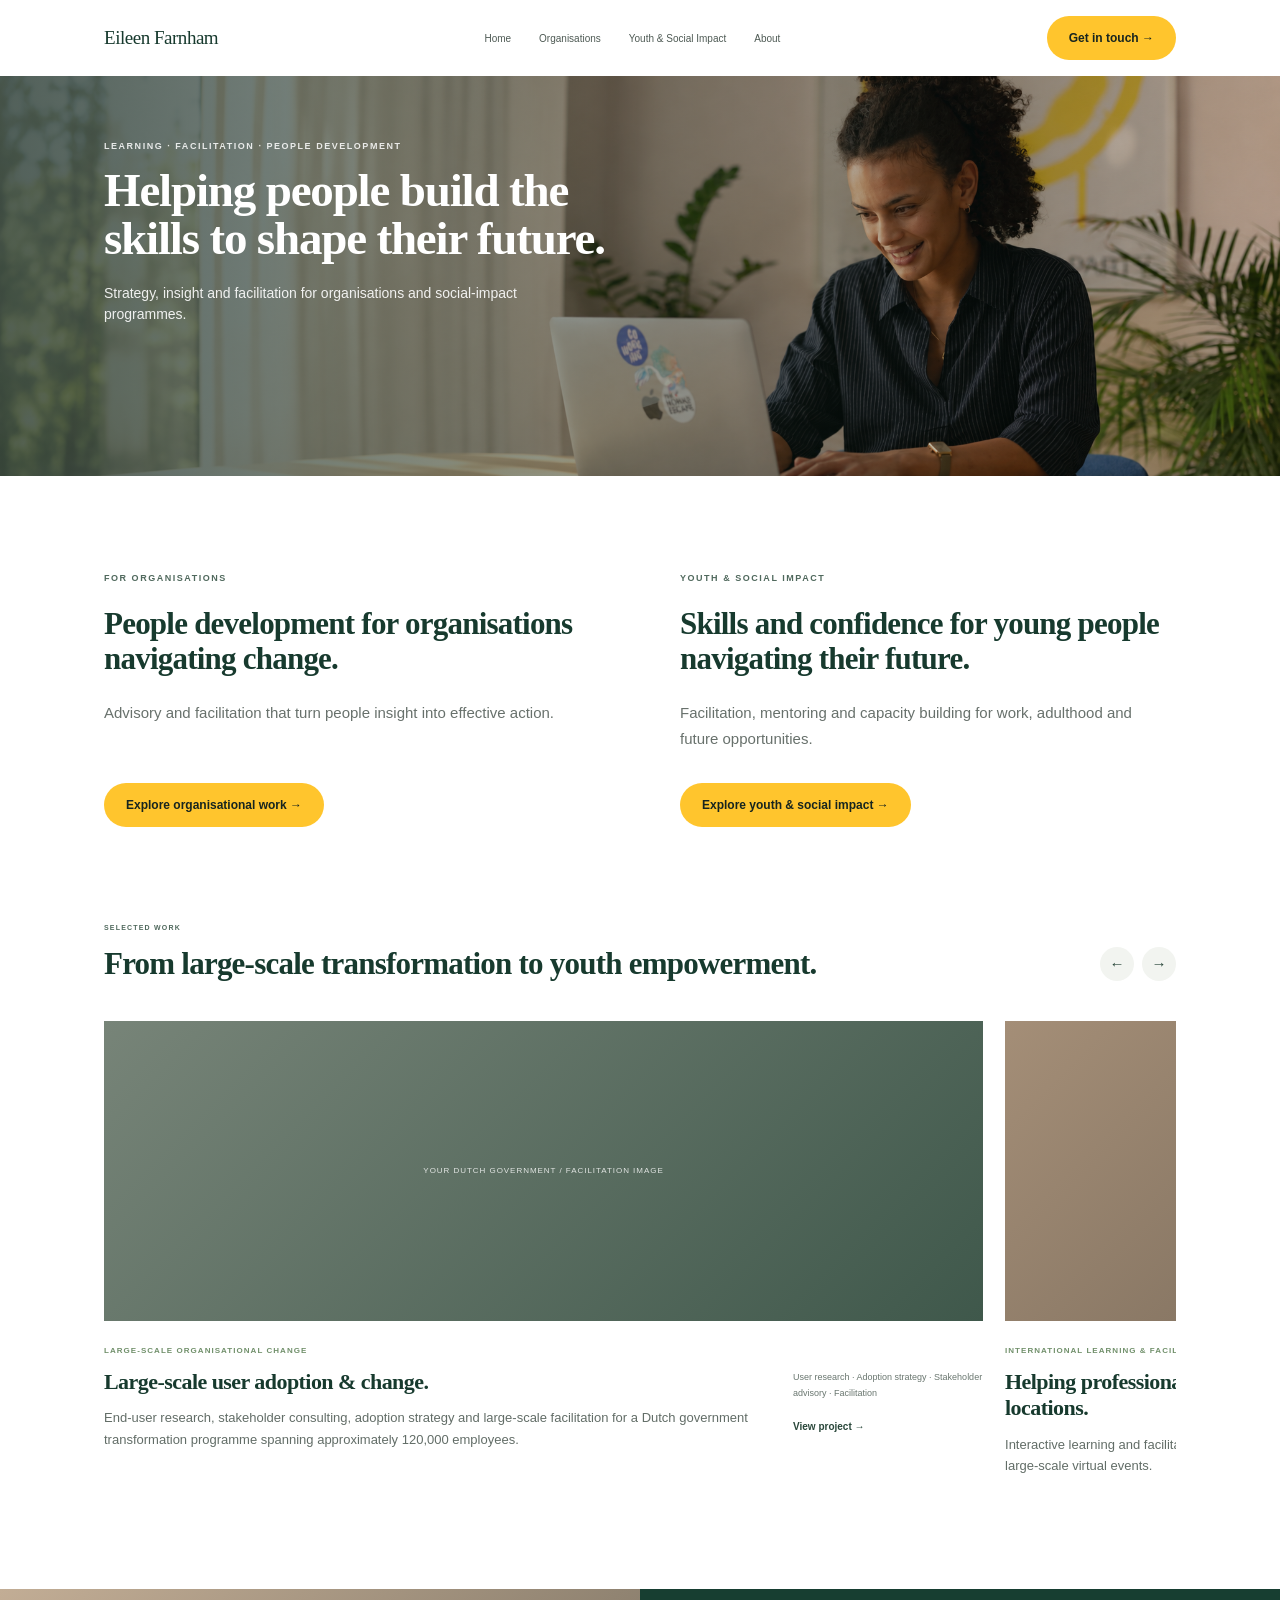
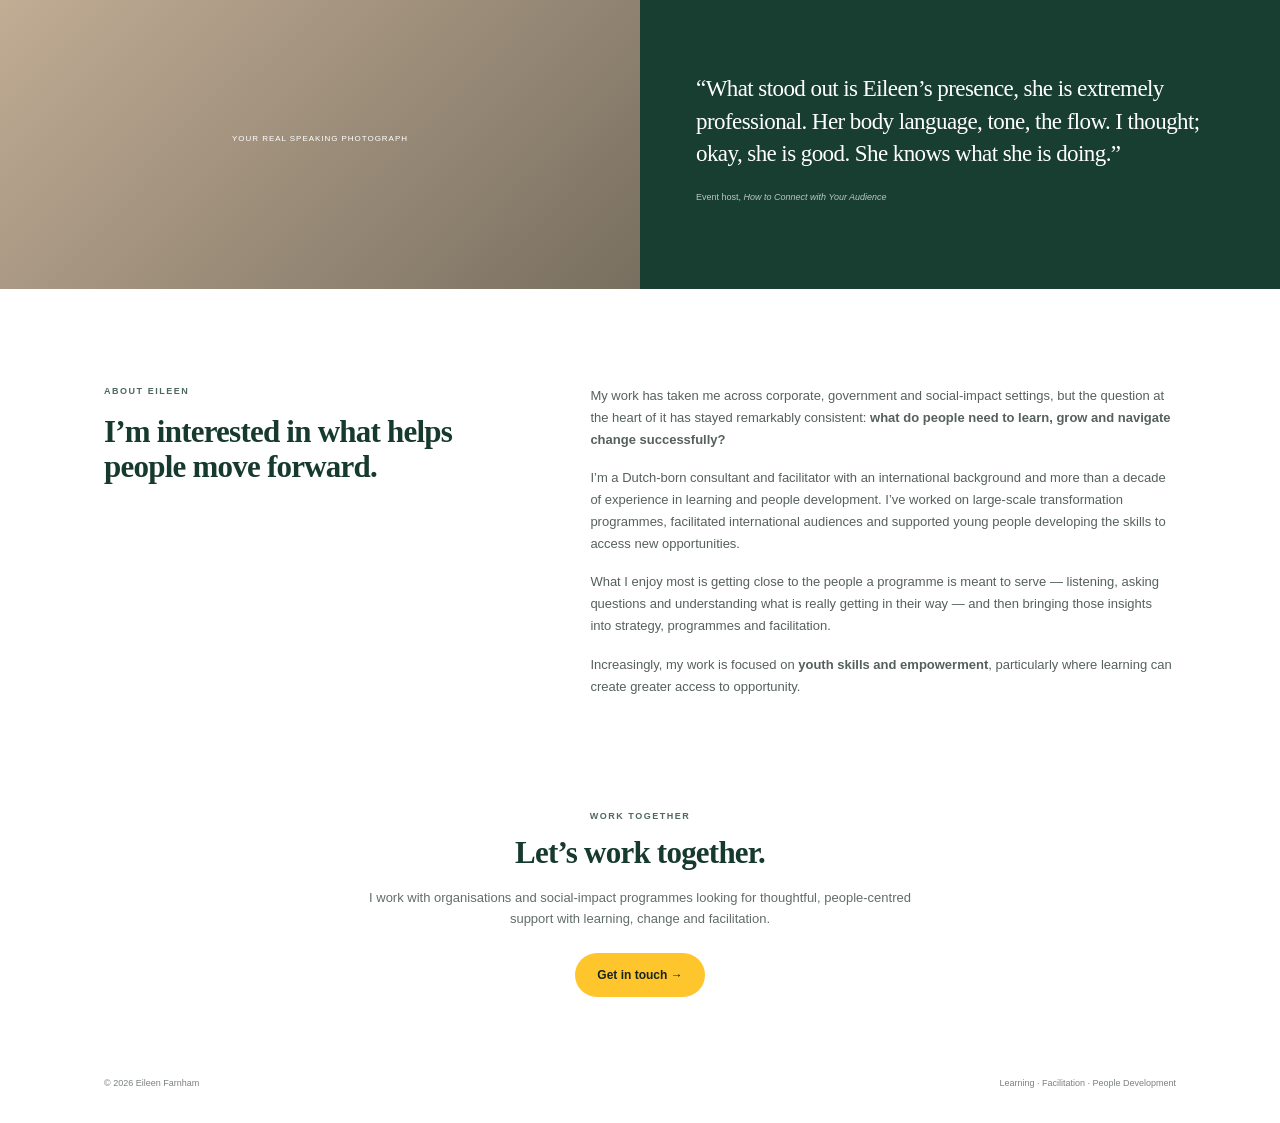
<file: index.html>
<!doctype html>
<html lang="en">
<head>
  <meta charset="utf-8">
  <meta name="viewport" content="width=device-width, initial-scale=1">
  <meta name="description" content="Eileen Farnham — consultant and facilitator working across learning, change, people development and social impact.">
  <title>Eileen Farnham — Learning, Facilitation & People Development</title>
  <link rel="stylesheet" href="styles.css">
</head>

<body>

<header class="wrap">
  <div class="serif" style="font-size:19px">Eileen Farnham</div>

  <nav>
    <a href="#home">Home</a>
    <a href="organisations.html">Organisations</a>
    <a href="#youth">Youth &amp; Social Impact</a>
    <a href="#about">About</a>
  </nav>

  <a class="yellow" href="#contact">Get in touch →</a>
</header>


<section id="home" class="hero">
  <div class="wrap hero-inner">
    <div class="hero-copy">

      <div class="eye" style="color:rgba(255,255,255,.85)">
        Learning · Facilitation · People Development
      </div>

      <h1 class="serif">
        Helping people build the skills to shape their future.
      </h1>

      <p>
        Strategy, insight and facilitation for organisations and
        social-impact programmes.
      </p>

    </div>
  </div>
</section>


<section class="wrap pathways">

  <article id="org" class="path">

    <div class="eye">For organisations</div>

    <h2 class="serif path-title">
      People development for organisations navigating change.
    </h2>

    <p class="path-copy">
      Advisory and facilitation that turn people insight into effective action.
    </p>

    <a class="yellow" href="organisations.html">
      Explore organisational work →
    </a>

  </article>


  <article id="youth" class="path">

    <div class="eye">Youth &amp; Social Impact</div>

    <h2 class="serif path-title">
      Skills and confidence for young people navigating their future.
    </h2>

    <p class="path-copy">
      Facilitation, mentoring and capacity building for work,
      adulthood and future opportunities.
    </p>

    <a class="yellow" href="#work">
      Explore youth &amp; social impact →
    </a>

  </article>

</section>


<section id="work" class="wrap work">

  <div class="work-head">

    <div>

      <div class="eye" style="font-size:7px">
        Selected work
      </div>

      <h2 class="serif section-title">
        From large-scale transformation to youth empowerment.
      </h2>

    </div>

    <div class="arrows">
      <button class="arrow" onclick="move(-1)" aria-label="Previous project">
        ←
      </button>

      <button class="arrow" onclick="move(1)" aria-label="Next project">
        →
      </button>
    </div>

  </div>


  <div class="carousel-window">

    <div id="track" class="carousel-track">


      <article class="project-card">

        <div class="project-image img1">
          Your Dutch government / facilitation image
        </div>

        <div class="project-info">

          <div>

            <div class="meta">
              Large-scale organisational change
            </div>

            <h3 class="serif">
              Large-scale user adoption &amp; change.
            </h3>

            <p>
              End-user research, stakeholder consulting, adoption strategy
              and large-scale facilitation for a Dutch government
              transformation programme spanning approximately
              120,000 employees.
            </p>

          </div>

          <div class="skills">

            <p>
              User research · Adoption strategy · Stakeholder advisory · Facilitation
            </p>

            <a class="view" href="#">
              View project →
            </a>

          </div>

        </div>

      </article>


      <article class="project-card">

        <div class="project-image img2">
          Your real speaking / facilitation image
        </div>

        <div class="project-info">

          <div>

            <div class="meta">
              International learning &amp; facilitation
            </div>

            <h3 class="serif">
              Helping professionals communicate, collaborate and learn across locations.
            </h3>

            <p>
              Interactive learning and facilitation for international
              audiences, from small-group behavioural skills sessions
              to large-scale virtual events.
            </p>

          </div>

          <div class="skills">

            <p>
              Communication · Collaboration · Train-the-trainer · International facilitation
            </p>

            <a class="view" href="#">
              View project →
            </a>

          </div>

        </div>

      </article>


      <article class="project-card">

        <div class="project-image img3">
          Your Na’amal / youth impact image
        </div>

        <div class="project-info">

          <div>

            <div class="meta">
              Youth &amp; social impact
            </div>

            <h3 class="serif">
              Skills development with refugee youth.
            </h3>

            <p>
              Soft-skills and remote-work development with Na’amal
              participants in Ethiopia, combining practical learning,
              communication skills and mentoring.
            </p>

          </div>

          <div class="skills">

            <p>
              Youth skills · Mentoring · Remote work · Communication
            </p>

            <a class="view" href="#">
              View project →
            </a>

          </div>

        </div>

      </article>

    </div>

  </div>


  <div class="mobile-controls">

    <button class="arrow" onclick="move(-1)" aria-label="Previous project">
      ←
    </button>

    <button class="arrow" onclick="move(1)" aria-label="Next project">
      →
    </button>

  </div>

</section>


<section class="quote">

  <div class="quote-photo">
    Your real speaking photograph
  </div>

  <div class="quote-copy">

    <blockquote class="serif">
      “What stood out is Eileen’s presence, she is extremely professional.
      Her body language, tone, the flow. I thought; okay, she is good.
      She knows what she is doing.”
    </blockquote>

    <small>
      Event host, <em>How to Connect with Your Audience</em>
    </small>

  </div>

</section>


<section id="about" class="wrap about">

  <div>

    <div class="eye">
      About Eileen
    </div>

    <h2 class="serif section-title">
      I’m interested in what helps people move forward.
    </h2>

  </div>


  <div class="about-copy">

    <p>
      My work has taken me across corporate, government and social-impact
      settings, but the question at the heart of it has stayed remarkably
      consistent:
      <strong>
        what do people need to learn, grow and navigate change successfully?
      </strong>
    </p>

    <p>
      I’m a Dutch-born consultant and facilitator with an international
      background and more than a decade of experience in learning and people
      development. I’ve worked on large-scale transformation programmes,
      facilitated international audiences and supported young people
      developing the skills to access new opportunities.
    </p>

    <p>
      What I enjoy most is getting close to the people a programme is meant
      to serve — listening, asking questions and understanding what is really
      getting in their way — and then bringing those insights into strategy,
      programmes and facilitation.
    </p>

    <p>
      Increasingly, my work is focused on
      <strong>youth skills and empowerment</strong>,
      particularly where learning can create greater access to opportunity.
    </p>

  </div>

</section>


<section id="contact" class="wrap contact">

  <div class="eye">
    Work together
  </div>

  <h2 class="serif section-title">
    Let’s work together.
  </h2>

  <p>
    I work with organisations and social-impact programmes looking for
    thoughtful, people-centred support with learning, change and facilitation.
  </p>

  <a class="yellow" role="link" aria-disabled="true" title="Contact form coming soon">
    Get in touch →
  </a>

</section>


<footer class="wrap">

  <span>
    © 2026 Eileen Farnham
  </span>

  <span>
    Learning · Facilitation · People Development
  </span>

</footer>


<script>

let index = 0;

function move(dir) {

  const track = document.getElementById('track');
  const cards = track.children;

  index = Math.max(
    0,
    Math.min(cards.length - 1, index + dir)
  );

  const width =
    cards[0].getBoundingClientRect().width + 22;

  track.style.transform =
    'translateX(-' + (index * width) + 'px)';
}

</script>

</body>
</html>
</file>
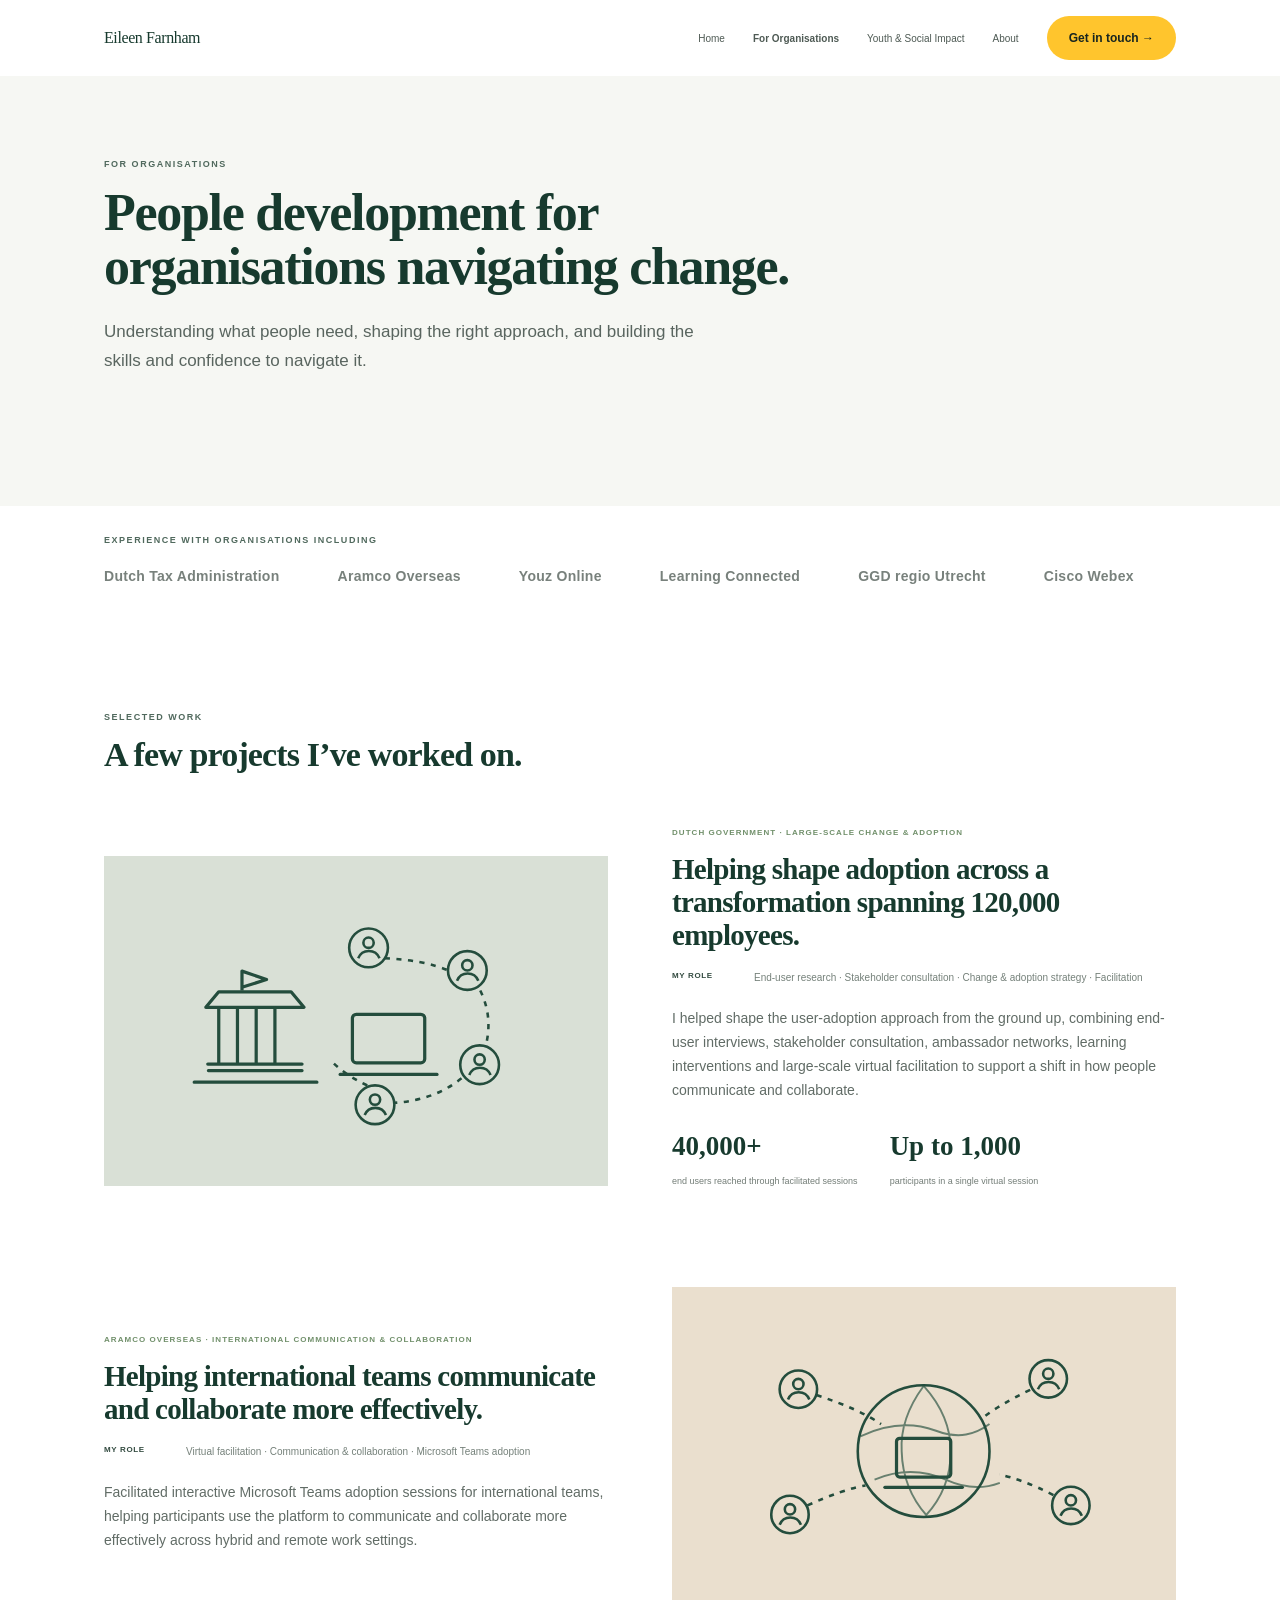
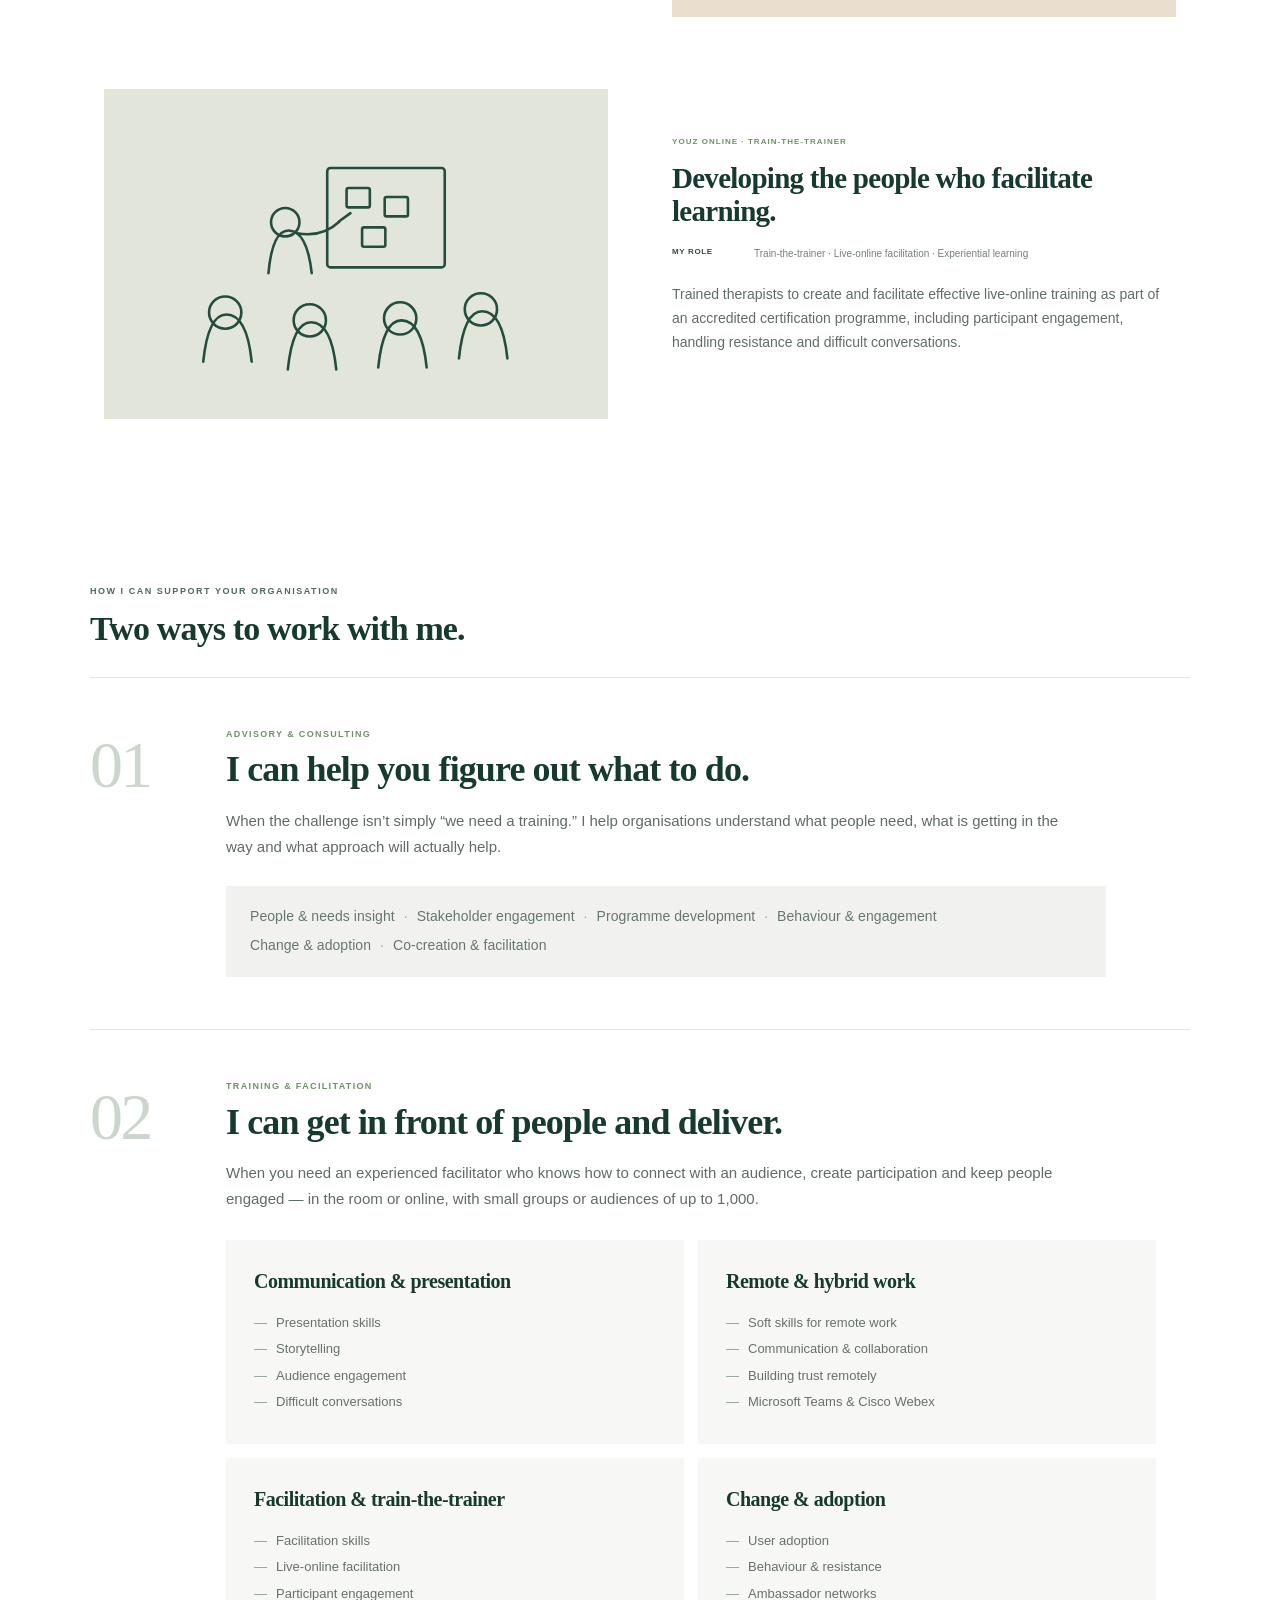
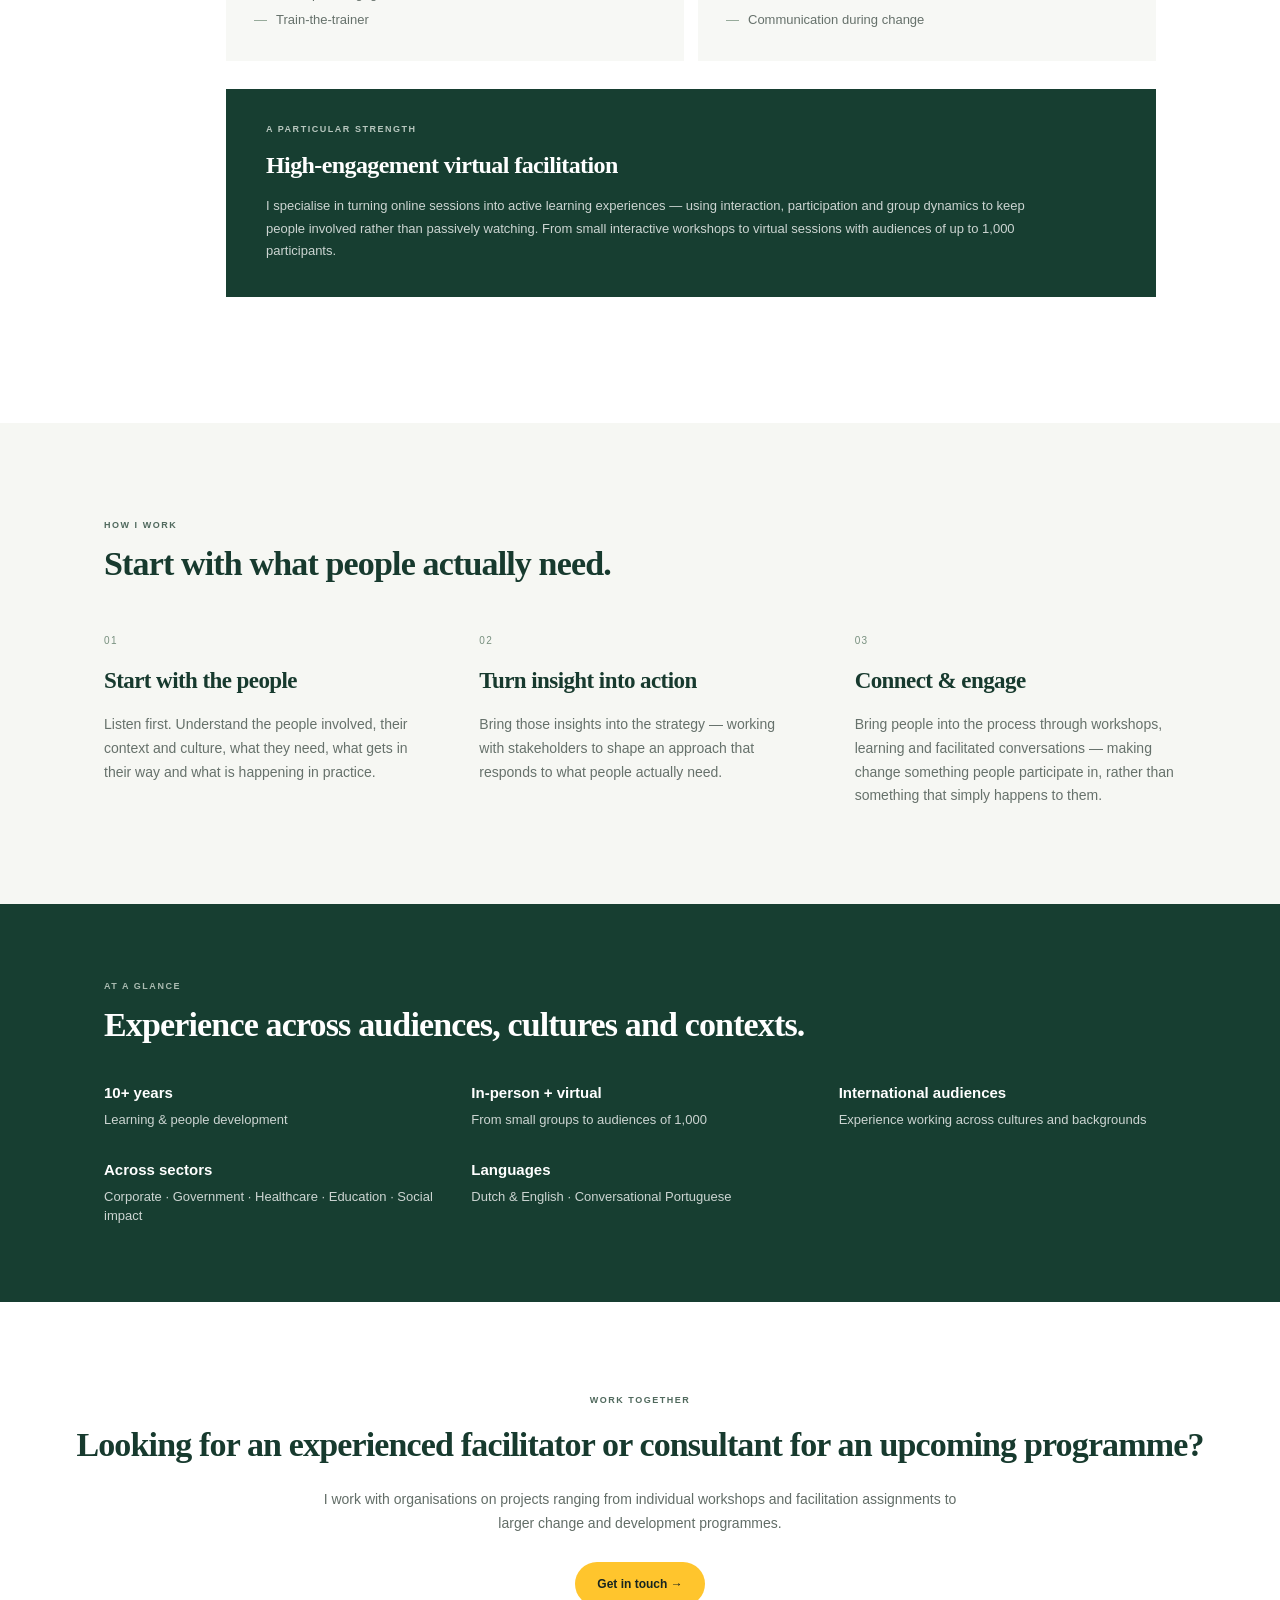
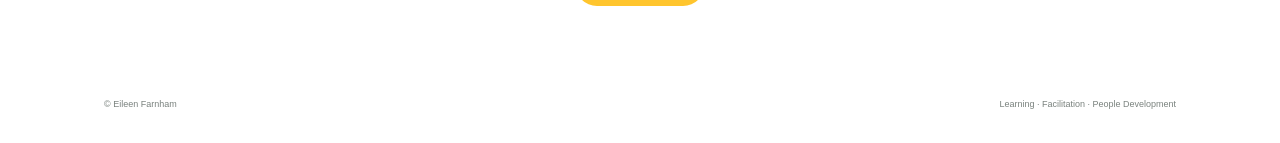
<file: organisations.html>
<!doctype html>
<html lang="en">
<head>
<meta charset="utf-8">
<meta name="viewport" content="width=device-width, initial-scale=1">
<title>For Organisations — Eileen Farnham</title>
<meta name="description" content="People development for organisations navigating change. Advisory, consulting, training and facilitation with Eileen Farnham.">
<link rel="stylesheet" href="organisations.css">
</head>
<body>
<div class="wrap">
<header>
  <a href="index.html" class="serif" style="font-size:16px">Eileen Farnham</a>
  <nav aria-label="Main navigation">
    <a href="index.html">Home</a><a href="organisations.html" aria-current="page"><strong>For Organisations</strong></a><a href="index.html#youth">Youth &amp; Social Impact</a><a href="index.html#about">About</a>
    <a class="yellow" href="#contact">Get in touch →</a>
  </nav>

  <details class="mobile-navigation">
    <summary>Menu</summary>
    <nav aria-label="Mobile navigation">
      <a href="index.html">Home</a>
      <a href="organisations.html" aria-current="page">For Organisations</a>
      <a href="index.html#youth">Youth &amp; Social Impact</a>
      <a href="index.html#about">About</a>
      <a class="yellow" href="#contact">Get in touch →</a>
    </nav>
  </details>
</header>
</div>

<section class="hero">
<div class="wrap hero-grid">
  <div class="hero-copy">
    <div class="eye">FOR ORGANISATIONS</div>
    <h1 class="serif">People development for organisations navigating change.</h1>
    <p class="lead">Understanding what people need, shaping the right approach, and building the skills and confidence to navigate it.</p>
  </div>
</div>
</section>

<section class="logos">
<div class="wrap">
  <div class="eye">EXPERIENCE WITH ORGANISATIONS INCLUDING</div>
  <div class="logo-marquee" aria-label="Experience with organisations including"><div class="logo-track"><div class="logo-set">
      <span class="logo-item">Dutch Tax Administration</span>
      <span class="logo-item">Aramco Overseas</span>
      <span class="logo-item">Youz Online</span>
      <span class="logo-item">Learning Connected</span>
      <span class="logo-item">GGD regio Utrecht</span>
      <span class="logo-item">Cisco Webex</span>
      </div>
      <div class="logo-set duplicate" aria-hidden="true">
      <span class="logo-item">Dutch Tax Administration</span>
      <span class="logo-item">Aramco Overseas</span>
      <span class="logo-item">Youz Online</span>
      <span class="logo-item">Learning Connected</span>
      <span class="logo-item">GGD regio Utrecht</span>
      <span class="logo-item">Cisco Webex</span>
      </div></div></div>
</div>
</section>

<section class="projects">
<div class="wrap">
  <div class="section-head">
    <div class="eye">SELECTED WORK</div>
    <h2 class="serif section-title">A few projects I’ve worked on.</h2>
  </div>

  <article class="project flagship">
    <div class="project-visual project-icon gov-icon">
<svg viewBox="0 0 640 430" role="img" aria-label="Government change and adoption network illustration">
  <path d="M70 310h190M92 292h145M108 170h112l20 24H88zM108 194v88M137 194v88M166 194v88M195 194v88M91 282h146"
        fill="none" stroke="currentColor" stroke-width="5" stroke-linecap="round" stroke-linejoin="round"/>
  <path d="M144 168v-30l38 13-38 12" fill="none" stroke="currentColor" stroke-width="5" stroke-linejoin="round"/>
  <rect x="315" y="205" width="112" height="75" rx="6" fill="none" stroke="currentColor" stroke-width="5"/>
  <path d="M296 298h150" fill="none" stroke="currentColor" stroke-width="5" stroke-linecap="round"/>
  <g fill="none" stroke="currentColor" stroke-width="4">
    <circle cx="340" cy="102" r="30"/><circle cx="493" cy="137" r="30"/><circle cx="512" cy="283" r="30"/><circle cx="350" cy="345" r="30"/>
    <circle cx="340" cy="94" r="8"/><path d="M324 118c6-15 27-15 33 0"/>
    <circle cx="493" cy="129" r="8"/><path d="M477 153c6-15 27-15 33 0"/>
    <circle cx="512" cy="275" r="8"/><path d="M496 299c6-15 27-15 33 0"/>
    <circle cx="350" cy="337" r="8"/><path d="M334 361c6-15 27-15 33 0"/>
    <path d="M365 118c39 2 74 8 101 20M513 168c13 27 16 54 9 84M484 304c-30 24-64 35-103 38M338 315c-22-10-40-22-57-39"
          stroke-dasharray="8 10"/>
  </g>
</svg></div>
    <div class="project-copy">
      <div class="category">DUTCH GOVERNMENT · LARGE-SCALE CHANGE &amp; ADOPTION</div>
      <h3 class="serif">Helping shape adoption across a transformation spanning 120,000 employees.</h3>
      <div class="case-line"><strong>My role</strong><span>End-user research · Stakeholder consultation · Change &amp; adoption strategy · Facilitation</span></div>
      <p>I helped shape the user-adoption approach from the ground up, combining end-user interviews, stakeholder consultation, ambassador networks, learning interventions and large-scale virtual facilitation to support a shift in how people communicate and collaborate.</p>
      <div class="stats"><div class="stat"><strong>40,000+</strong><span>end users reached through facilitated sessions</span></div><div class="stat"><strong>Up to 1,000</strong><span>participants in a single virtual session</span></div></div>
    </div>
  </article>

  <article class="project">
    <div class="project-visual project-icon aramco-icon">
<svg viewBox="0 0 640 430" role="img" aria-label="International communication and collaboration illustration">
  <circle cx="320" cy="214" r="102" fill="none" stroke="currentColor" stroke-width="4"/>
  <path d="M222 191c45-21 83-21 116-9 37 14 62 6 84-10M244 258c41-17 79-14 112 1 31 14 58 13 82 4M320 113c-25 34-36 67-34 101 1 39 14 72 39 100M320 113c28 31 42 65 42 101 0 39-13 72-39 100"
        fill="none" stroke="currentColor" stroke-width="3" opacity=".65"/>
  <g fill="none" stroke="currentColor" stroke-width="4">
    <circle cx="126" cy="118" r="29"/><circle cx="513" cy="102" r="29"/><circle cx="548" cy="298" r="29"/><circle cx="113" cy="312" r="29"/>
    <circle cx="126" cy="110" r="8"/><path d="M110 134c6-15 27-15 33 0"/>
    <circle cx="513" cy="94" r="8"/><path d="M497 118c6-15 27-15 33 0"/>
    <circle cx="548" cy="290" r="8"/><path d="M532 314c6-15 27-15 33 0"/>
    <circle cx="113" cy="304" r="8"/><path d="M97 328c6-15 27-15 33 0"/>
    <path d="M154 127c42 14 75 28 100 45M485 119c-31 15-55 29-73 43M521 282c-33-17-61-27-84-32M140 298c38-17 67-27 90-31"
          stroke-dasharray="8 10"/>
  </g>
  <rect x="278" y="194" width="84" height="60" rx="5" fill="none" stroke="currentColor" stroke-width="5"/>
  <path d="M260 270h120" fill="none" stroke="currentColor" stroke-width="5" stroke-linecap="round"/>
</svg></div>
    <div class="project-copy">
      <div class="category">ARAMCO OVERSEAS · INTERNATIONAL COMMUNICATION &amp; COLLABORATION</div>
      <h3 class="serif">Helping international teams communicate and collaborate more effectively.</h3>
      <div class="case-line"><strong>My role</strong><span>Virtual facilitation · Communication &amp; collaboration · Microsoft Teams adoption</span></div>
      <p>Facilitated interactive Microsoft Teams adoption sessions for international teams, helping participants use the platform to communicate and collaborate more effectively across hybrid and remote work settings.</p>
    </div>
  </article>

  <article class="project">
    <div class="project-visual project-icon youz-icon">
<svg viewBox="0 0 640 430" role="img" aria-label="Train-the-trainer facilitation illustration">
  <g fill="none" stroke="currentColor" stroke-width="4" stroke-linecap="round" stroke-linejoin="round">
    <rect x="276" y="82" width="182" height="154" rx="5"/>
    <rect x="306" y="113" width="36" height="30" rx="3"/><rect x="365" y="127" width="36" height="30" rx="3"/><rect x="330" y="174" width="36" height="30" rx="3"/>
    <circle cx="211" cy="166" r="22"/><path d="M185 245c4-44 14-66 31-66 18 0 31 22 36 66"/>
    <path d="M229 183c26 5 48-1 66-18M294 165l18-13"/>
    <circle cx="118" cy="306" r="25"/><path d="M84 382c5-49 17-73 36-73 20 0 34 24 39 73"/>
    <circle cx="249" cy="318" r="25"/><path d="M215 394c5-49 17-73 36-73 20 0 34 24 39 73"/>
    <circle cx="389" cy="315" r="25"/><path d="M355 391c5-49 17-73 36-73 20 0 34 24 39 73"/>
    <circle cx="514" cy="301" r="25"/><path d="M480 377c5-49 17-73 36-73 20 0 34 24 39 73"/>
  </g>
</svg></div>
    <div class="project-copy">
      <div class="category">YOUZ ONLINE · TRAIN-THE-TRAINER</div>
      <h3 class="serif">Developing the people who facilitate learning.</h3>
      <div class="case-line"><strong>My role</strong><span>Train-the-trainer · Live-online facilitation · Experiential learning</span></div>
      <p>Trained therapists to create and facilitate effective live-online training as part of an accredited certification programme, including participant engagement, handling resistance and difficult conversations.</p>
    </div>
  </article>
</div>
</section>



<section class="section hire-ways">
<div class="wrap">
  <div class="section-head">
    <div class="eye">HOW I CAN SUPPORT YOUR ORGANISATION</div>
    <h2 class="serif section-title">Two ways to work with me.</h2>
  </div>

  <div class="advisory-block">
    <div class="pillar-number">01</div>
    <div class="pillar-content">
      <div class="pillar-label">ADVISORY &amp; CONSULTING</div>
      <h2 class="serif pillar-title">I can help you figure out what to do.</h2>
      <p class="pillar-lead">When the challenge isn’t simply “we need a training.” I help organisations understand what people need, what is getting in the way and what approach will actually help.</p>
      <div class="pillar-topics editorial-topics">
        <div>People &amp; needs insight <i>·</i> Stakeholder engagement <i>·</i> Programme development <i>·</i> Behaviour &amp; engagement</div>
        <div>Change &amp; adoption <i>·</i> Co-creation &amp; facilitation</div>
      </div>
    </div>
  </div>

  <div class="delivery-block">
    <div class="pillar-number">02</div>
    <div class="pillar-content">
      <div class="pillar-label">TRAINING &amp; FACILITATION</div>
      <h2 class="serif pillar-title">I can get in front of people and deliver.</h2>
      <p class="pillar-lead">When you need an experienced facilitator who knows how to connect with an audience, create participation and keep people engaged — in the room or online, with small groups or audiences of up to 1,000.</p>

      <div class="topic-grid">
        <div class="topic">
          <h3 class="serif">Communication &amp; presentation</h3>
          <ul><li>Presentation skills</li><li>Storytelling</li><li>Audience engagement</li><li>Difficult conversations</li></ul>
        </div>
        <div class="topic">
          <h3 class="serif">Remote &amp; hybrid work</h3>
          <ul><li>Soft skills for remote work</li><li>Communication &amp; collaboration</li><li>Building trust remotely</li><li>Microsoft Teams &amp; Cisco Webex</li></ul>
        </div>
        <div class="topic">
          <h3 class="serif">Facilitation &amp; train-the-trainer</h3>
          <ul><li>Facilitation skills</li><li>Live-online facilitation</li><li>Participant engagement</li><li>Train-the-trainer</li></ul>
        </div>
        <div class="topic">
          <h3 class="serif">Change &amp; adoption</h3>
          <ul><li>User adoption</li><li>Behaviour &amp; resistance</li><li>Ambassador networks</li><li>Communication during change</li></ul>
        </div>
      </div>

      <div class="virtual-callout">
        <div class="eye" style="color:#b8c7bf">A PARTICULAR STRENGTH</div>
        <h3 class="serif">High-engagement virtual facilitation</h3>
        <p>I specialise in turning online sessions into active learning experiences — using interaction, participation and group dynamics to keep people involved rather than passively watching. From small interactive workshops to virtual sessions with audiences of up to 1,000 participants.</p>
      </div>
    </div>
  </div>
</div>
</section>

<section class="section how">
<div class="wrap">
  <div class="section-head">
    <div class="eye">HOW I WORK</div>
    <h2 class="serif section-title">Start with what people actually need.</h2>
  </div>
  <div class="how-grid">
    <div class="step"><div class="num">01</div><h3 class="serif">Start with the people</h3><p>Listen first. Understand the people involved, their context and culture, what they need, what gets in their way and what is happening in practice.</p></div>
    <div class="step"><div class="num">02</div><h3 class="serif">Turn insight into action</h3><p>Bring those insights into the strategy — working with stakeholders to shape an approach that responds to what people actually need.</p></div>
    <div class="step"><div class="num">03</div><h3 class="serif">Connect &amp; engage</h3><p>Bring people into the process through workshops, learning and facilitated conversations — making change something people participate in, rather than something that simply happens to them.</p></div>
  </div>
</div>
</section>



<section class="glance">
<div class="wrap">
  <div class="eye" style="color:#aabbb1">AT A GLANCE</div>
  <h2 class="serif section-title">Experience across audiences, cultures and contexts.</h2>
  <div class="glance-grid">
    <div class="glance-item"><strong>10+ years</strong>Learning &amp; people development</div>
    <div class="glance-item"><strong>In-person + virtual</strong>From small groups to audiences of 1,000</div>
    <div class="glance-item"><strong>International audiences</strong>Experience working across cultures and backgrounds</div>
    <div class="glance-item"><strong>Across sectors</strong>Corporate · Government · Healthcare · Education · Social impact</div>
    <div class="glance-item"><strong>Languages</strong>Dutch &amp; English · Conversational Portuguese</div>
  </div>
</div>
</section>

<section id="contact" class="contact">
  <div class="eye">WORK TOGETHER</div>
  <h2 class="serif">Looking for an experienced facilitator or consultant for an upcoming programme?</h2>
  <p>I work with organisations on projects ranging from individual workshops and facilitation assignments to larger change and development programmes.</p>
  <a class="yellow" role="link" aria-disabled="true" title="Contact form coming soon">Get in touch →</a>
</section>

<div class="wrap"><footer><span>© Eileen Farnham</span><span>Learning · Facilitation · People Development</span></footer></div>
</body>
</html>
</file>
<file: styles.css>
* {
  box-sizing: border-box;
}

html {
  scroll-behavior: smooth;
}

body {
  margin: 0;
  background: #fff;
  color: #26372f;
  font-family: -apple-system, BlinkMacSystemFont, "Segoe UI", sans-serif;
  line-height: 1.5;
}

a {
  text-decoration: none;
}

.wrap {
  max-width: 1152px;
  margin: auto;
  padding-left: 40px;
  padding-right: 40px;
}

.serif {
  font-family: Georgia, "Times New Roman", serif;
  color: #173a2e;
  letter-spacing: -0.025em;
}

.eye {
  text-transform: uppercase;
  letter-spacing: 0.17em;
  font-size: 9px;
  font-weight: 700;
  color: #50695d;
}

.meta {
  text-transform: uppercase;
  letter-spacing: 0.13em;
  font-size: 8px;
  font-weight: 700;
  color: #71906b;
}

.yellow {
  display: inline-flex;
  align-items: center;
  background: #ffc52d;
  color: #17251f;
  border-radius: 999px;
  padding: 13px 22px;
  font-size: 12px;
  font-weight: 700;
}


/* HEADER */

header {
  height: 76px;
  display: flex;
  align-items: center;
  justify-content: space-between;
  gap: 24px;
}

nav {
  display: flex;
  align-items: center;
  gap: 28px;
  font-size: 10px;
}

nav a {
  color: #4e5a54;
}


/* HERO */

.hero {
  min-height: 400px;

  background-image:
    linear-gradient(
      90deg,
      rgba(15, 35, 26, 0.72),
      rgba(15, 35, 26, 0.12)
    ),
    url("assets/hero.jpg");

  background-size: cover;
  background-position: center;
  position: relative;
}

.hero-inner {
  padding-top: 64px;
  padding-bottom: 80px;
}

.hero-copy {
  max-width: 530px;
  color: white;
}

.hero .serif {
  color: white;
}

.hero h1 {
  font-size: 47px;
  line-height: 1.04;
  margin: 12px 0 20px;
}

.hero p:last-child {
  font-size: 14px;
  max-width: 448px;
  color: rgba(255, 255, 255, 0.9);
}


/* TWO PATHWAYS */

.pathways {
  padding-top: 96px;
  padding-bottom: 96px;

  display: grid;
  grid-template-columns: 1fr 1fr;
  gap: 80px;
}

.path {
  display: flex;
  flex-direction: column;
}

.path-title,
.section-title {
  font-size: 31px;
  line-height: 1.14;
}

.path-title {
  max-width: 490px;
  margin: 20px 0 24px;
}

.path-copy {
  font-size: 15px;
  line-height: 1.7;
  color: #68716c;
  max-width: 470px;
  margin: 0 0 32px;
}

.path .yellow {
  align-self: flex-start;
  margin-top: auto;
}


/* SELECTED WORK */

.work {
  padding-bottom: 112px;
}

.work-head {
  display: flex;
  justify-content: space-between;
  align-items: flex-end;
  gap: 24px;
  margin-bottom: 40px;
}

.work-head h2 {
  margin: 12px 0 0;
  max-width: 760px;
}

.arrows {
  display: flex;
  gap: 8px;
}

.arrow {
  border: 0;
  background: #f2f4f0;
  width: 34px;
  height: 34px;
  border-radius: 50%;
  cursor: pointer;
  color: #29473a;
  font-size: 15px;
}

.arrow:hover {
  background: #ffc52d;
}


/* CAROUSEL */

.carousel-window {
  overflow: hidden;
}

.carousel-track {
  display: flex;
  gap: 22px;
  transition: transform 0.4s ease;
}

.project-card {
  flex: 0 0 82%;
  min-width: 0;
}

.project-image {
  height: 300px;

  display: flex;
  align-items: center;
  justify-content: center;

  color: rgba(255, 255, 255, 0.82);

  font-size: 8px;
  letter-spacing: 0.12em;
  text-transform: uppercase;
}

.img1 {
  background:
    linear-gradient(
      135deg,
      #778478,
      #3f584b
    );
}

.img2 {
  background:
    linear-gradient(
      135deg,
      #a48e77,
      #62574a
    );
}

.img3 {
  background:
    linear-gradient(
      135deg,
      #87957f,
      #c9af7c
    );
}

.project-info {
  display: grid;
  grid-template-columns: 1fr 190px;
  gap: 40px;
  margin-top: 24px;
}

.project-info h3 {
  font-size: 22px;
  line-height: 1.2;
  margin: 12px 0;
}

.project-info p {
  font-size: 13px;
  line-height: 1.65;
  color: #626d67;
  margin: 0;
}

.skills {
  padding-top: 24px;
}

.skills p {
  font-size: 9px;
  line-height: 1.8;
  color: #69766f;
  margin-bottom: 12px;
}

.view {
  font-size: 10px;
  font-weight: 600;
  color: #29473a;
}


/* TESTIMONIAL */

.quote {
  display: grid;
  grid-template-columns: 1fr 1fr;

  background: #173e31;
  color: white;
}

.quote-photo {
  min-height: 300px;

  background:
    linear-gradient(
      135deg,
      #c2ad95,
      #786f60
    );

  display: flex;
  align-items: center;
  justify-content: center;

  color: white;
  font-size: 8px;
  letter-spacing: 0.12em;
  text-transform: uppercase;
}

.quote-copy {
  padding: 48px 56px;

  display: flex;
  flex-direction: column;
  justify-content: center;
}

.quote blockquote {
  font-size: 23px;
  line-height: 1.42;
  color: white;
  margin: 0 0 20px;
}

.quote small {
  font-size: 9px;
  color: rgba(255, 255, 255, 0.7);
}


/* ABOUT */

.about {
  padding-top: 96px;
  padding-bottom: 96px;

  display: grid;
  grid-template-columns: 0.8fr 1.2fr;
  gap: 96px;
}

.about h2 {
  margin: 16px 0 0;
}

.about-copy {
  font-size: 13px;
  line-height: 1.7;
  color: #56615b;
  max-width: 672px;
}

.about-copy p {
  margin: 0 0 16px;
}


/* CONTACT */

.contact {
  text-align: center;
  padding-bottom: 80px;
}

.contact h2 {
  margin: 12px 0 16px;
}

.contact p {
  font-size: 13px;
  line-height: 1.65;
  color: #626d67;
  max-width: 576px;
  margin: 0 auto 24px;
}


/* FOOTER */

footer {
  padding-bottom: 32px;

  display: flex;
  justify-content: space-between;
  gap: 20px;

  font-size: 9px;
  color: #7a827e;
}

.mobile-controls {
  display: none;
}


/* MOBILE */

@media (max-width: 767px) {

  .wrap {
    padding-left: 28px;
    padding-right: 28px;
  }

  nav {
    display: none;
  }

  .hero h1 {
    font-size: 38px;
  }

  .pathways {
    grid-template-columns: 1fr;
    gap: 56px;

    padding-top: 64px;
    padding-bottom: 64px;
  }

  .path-title,
  .section-title {
    font-size: 30px;
  }

  .work-head .arrows {
    display: none;
  }

  .project-card {
    flex-basis: 92%;
  }

  .project-image {
    height: 225px;
  }

  .project-info {
    grid-template-columns: 1fr;
    gap: 16px;
  }

  .skills {
    padding-top: 0;
  }

  .quote {
    grid-template-columns: 1fr;
  }

  .about {
    grid-template-columns: 1fr;
    gap: 40px;

    padding-top: 64px;
    padding-bottom: 64px;
  }

  .mobile-controls {
    display: flex;
    justify-content: flex-end;
    gap: 8px;
    margin-top: 28px;
  }
}
</file>
<file: organisations.css>
*{box-sizing:border-box}
body{margin:0;background:#fff;color:#26372f;font-family:-apple-system,BlinkMacSystemFont,"Segoe UI",sans-serif;line-height:1.5}
a{text-decoration:none;color:inherit}
.wrap{max-width:1152px;margin:auto;padding-left:40px;padding-right:40px}
.serif{font-family:Georgia,"Times New Roman",serif;color:#173a2e;letter-spacing:-.025em}
.eye{text-transform:uppercase;letter-spacing:.17em;font-size:9px;font-weight:700;color:#50695d}
.yellow{display:inline-flex;align-items:center;background:#ffc52d;color:#17251f;border-radius:999px;padding:13px 22px;font-size:12px;font-weight:700}
header{height:76px;display:flex;align-items:center;justify-content:space-between;gap:24px}
nav{display:flex;align-items:center;gap:28px;font-size:10px}
nav a{color:#4e5a54}
.hero{padding:88px 0 90px;background:#f6f7f3}
.hero-copy{max-width:760px}
.hero h1{font-size:52px;line-height:1.04;margin:14px 0 24px}
.hero .lead{font-size:17px;line-height:1.7;color:#59655f;max-width:720px;margin:0}
.logos{padding:28px 0 20px}
.logo-marquee{overflow:hidden;margin-top:18px;position:relative}
.logo-track{display:flex;width:max-content;align-items:center;gap:58px;animation:logo-scroll 30s linear infinite}
.logo-marquee:hover .logo-track{animation-play-state:paused}
.logo-set{display:flex;align-items:center;gap:58px;padding-right:58px}
.logo-item{white-space:nowrap;color:#78817c;font-size:14px;font-weight:650;letter-spacing:.02em}
@keyframes logo-scroll{from{transform:translateX(0)}to{transform:translateX(-50%)}}
@media(prefers-reduced-motion:reduce){.logo-track{animation:none;transform:none}.logo-set.duplicate{display:none}}
.section{padding:96px 0}
.section-head{max-width:720px;margin-bottom:50px}
.section-title{font-size:34px;line-height:1.14;margin:12px 0 0}
.facilitate-grid{display:grid;grid-template-columns:repeat(2,1fr);gap:52px 76px}
.capability h3{font-size:21px;margin:0 0 10px}
.capability p{font-size:14px;line-height:1.7;color:#66716b;margin:0;max-width:460px}
.capability.virtual{grid-column:1 / -1;background:#173e31;padding:36px 40px}
.capability.virtual h3,.capability.virtual p{color:#fff}
.capability.virtual p{color:rgba(255,255,255,.78);max-width:720px}
.topics{background:#fff;padding:16px 0 104px}
.topic-grid{display:grid;grid-template-columns:repeat(2,1fr);gap:28px 72px}
.topic{padding:28px 30px;background:#f7f8f5;border:0}
.topic h3{font-size:20px;margin:0 0 16px}
.topic ul{list-style:none;padding:0;margin:0}
.topic li{font-size:13px;line-height:1.65;color:#66716b;margin:5px 0}
.topic li::before{content:"—";margin-right:9px;color:#8aa08f}

.hire-ways{padding:62px 0 92px}
.hire-ways .section-head{margin-bottom:34px}
.advisory-block,.delivery-block{
  display:grid;
  grid-template-columns:58px minmax(0,1fr);
  gap:24px;
  padding:44px 0 46px;
  border-top:1px solid #e5e9e4
}
.pillar-number{
  font-family:Georgia,"Times New Roman",serif;
  font-size:29px;
  line-height:1;
  color:#78907f;
  padding-top:3px
}
.pillar-label{text-transform:uppercase;letter-spacing:.15em;font-size:9px;font-weight:700;color:#71906b;margin-bottom:10px}
.pillar-title{font-size:36px;line-height:1.1;margin:0 0 15px;max-width:900px}
.pillar-lead{font-size:15px;line-height:1.72;color:#5f6b65;max-width:850px;margin:0 0 18px}
.pillar-topics{font-size:12px;line-height:1.8;color:#69766f;max-width:940px;margin:0}
.topic-grid{display:grid;grid-template-columns:repeat(2,1fr);gap:22px;margin-top:28px}
.topic{padding:26px 28px;background:#f7f8f5;border:0}
.topic h3{font-size:20px;margin:0 0 16px}
.topic ul{list-style:none;padding:0;margin:0}
.topic li{font-size:13px;line-height:1.65;color:#66716b;margin:5px 0}
.topic li::before{content:"—";margin-right:9px;color:#8aa08f}
.virtual-callout{margin-top:28px;background:#173e31;padding:34px 40px;color:#fff}
.virtual-callout h3{color:#fff;font-size:24px;margin:10px 0 12px}
.virtual-callout p{font-size:13px;line-height:1.75;color:rgba(255,255,255,.78);max-width:760px;margin:0}

.how{background:#f6f7f3}
.how-grid{display:grid;grid-template-columns:repeat(3,1fr);gap:54px}
.step .num{font-size:10px;letter-spacing:.14em;color:#78907f;margin-bottom:16px}
.step h3{font-size:23px;margin:0 0 14px}
.step p{font-size:14px;line-height:1.7;color:#66716b;margin:0}
.projects{padding:104px 0}
.project{display:grid;grid-template-columns:1fr 1fr;gap:64px;align-items:center;margin-top:72px}
.project:first-of-type{margin-top:52px}
.project:nth-of-type(even) .project-visual{order:2}
.project-visual{min-height:330px;background:linear-gradient(135deg,#879487,#3e584b);display:flex;align-items:center;justify-content:center;color:rgba(255,255,255,.75);font-size:9px;letter-spacing:.14em;text-transform:uppercase}
.project:nth-of-type(2) .project-visual{background:linear-gradient(135deg,#aa947e,#655b50)}
.project:nth-of-type(3) .project-visual{background:linear-gradient(135deg,#93a18b,#c4aa77)}
.project-copy .category{text-transform:uppercase;letter-spacing:.13em;font-size:8px;font-weight:700;color:#71906b}
.project-copy h3{font-size:29px;line-height:1.14;margin:14px 0 18px}
.project-copy p{font-size:14px;line-height:1.72;color:#616c66;margin:0 0 18px}
.case-line{display:grid;grid-template-columns:70px 1fr;gap:12px;margin:0 0 20px;font-size:10px;line-height:1.6;color:#75817a}
.case-line strong{color:#334b40;text-transform:uppercase;letter-spacing:.08em;font-size:8px}
.view{display:inline-block;margin-top:6px;font-size:10px;font-weight:700;color:#29473a}
.stats{display:flex;gap:32px;margin:24px 0}
.stat strong{display:block;font-family:Georgia,"Times New Roman",serif;font-size:27px;color:#173a2e}
.stat span{font-size:9px;color:#737d77}
.tags{font-size:9px!important;color:#75817a!important;letter-spacing:.02em}
.glance{background:#173e31;color:#fff;padding:76px 0}
.glance .serif{color:#fff}
.glance-grid{display:grid;grid-template-columns:repeat(3,1fr);gap:30px;margin-top:38px}
.glance-item{font-size:13px;color:rgba(255,255,255,.78)}
.glance-item strong{display:block;color:#fff;font-size:15px;margin-bottom:5px}
.contact{text-align:center;padding:92px 40px}
.contact h2{font-size:34px;margin:12px 0 18px}
.contact p{font-size:14px;line-height:1.7;color:#626d67;max-width:650px;margin:0 auto 26px}
footer{padding:0 0 32px;display:flex;justify-content:space-between;font-size:9px;color:#7a827e}
@media(max-width:767px){
.wrap{padding-left:28px;padding-right:28px}
nav{display:none}
.hero{padding:64px 0}
.hero h1{font-size:40px}
.section{padding:68px 0}
.facilitate-grid,.topic-grid,.how-grid,.project,.glance-grid{grid-template-columns:1fr}
.advisory-block,.delivery-block{grid-template-columns:1fr;gap:12px;padding:36px 0}
.pillar-number{font-size:25px}
.pillar-title{font-size:31px}
.capability.virtual{grid-column:auto}
.project:nth-of-type(even) .project-visual{order:0}
.project{gap:28px;margin-top:60px}
.project-visual{min-height:240px}
}

/* V12 consolidation */
.hero{padding:0;background:#f6f7f3}
.hero-grid{
  max-width:1152px;
  min-height:470px;
  display:grid;
  grid-template-columns:1.08fr .92fr;
  gap:64px;
  align-items:center;
  padding-top:62px;
  padding-bottom:62px
}
.hero-copy{max-width:650px}
.hero h1{font-size:52px;line-height:1.04;margin:14px 0 24px}
.hero .lead{max-width:620px}
.hero-photo{
  height:350px;
  overflow:hidden;
  background:#e8ebe5
}
.hero-photo img{
  width:100%;
  height:100%;
  object-fit:cover;
  object-position:50% 38%;
  display:block
}

/* Keep the refined V11 feel for the two hiring routes */
.hire-ways .wrap{max-width:1180px}
.hire-ways .section-head{margin-bottom:28px}
.advisory-block,.delivery-block{
  grid-template-columns:108px minmax(0,1fr);
  gap:28px;
  padding:50px 0 52px
}
.pillar-number{
  font-size:66px;
  line-height:.9;
  font-weight:400;
  color:#cbd6cc;
  letter-spacing:-.04em;
  padding-top:7px
}
.pillar-content{max-width:930px}
.pillar-title{max-width:850px;line-height:1.02;margin-top:10px}
.pillar-lead{max-width:850px;margin-top:20px}
.pillar-chips{
  display:flex;
  flex-wrap:wrap;
  gap:9px;
  margin-top:26px;
  max-width:880px
}
.pillar-chips span{
  display:inline-flex;
  align-items:center;
  min-height:34px;
  padding:7px 12px 6px;
  border:1px solid #dfe5dd;
  background:#f8f9f5;
  border-radius:999px;
  font-size:14px;
  line-height:1.2;
  color:#607067
}
.delivery-block{padding-bottom:34px}
.delivery-block .topic-grid{margin-top:28px;gap:14px}

/* Restore V9 alternating Selected Work, now with bespoke visuals */
.project-icon{
  min-height:330px;
  color:#244d3d;
  overflow:hidden;
  position:relative
}
.project-icon svg{
  width:82%;
  height:82%;
  max-width:520px;
  display:block
}
.gov-icon{background:#d9e0d6}
.aramco-icon{background:#eadfce!important}
.youz-icon{background:#e1e5da!important}

@media(max-width:767px){
  .hero-grid{
    grid-template-columns:1fr;
    gap:28px;
    min-height:0;
    padding-top:54px;
    padding-bottom:0
  }
  .hero-copy{max-width:none}
  .hero h1{font-size:40px}
  .hero-photo{height:300px;margin-left:-28px;margin-right:-28px}
  .advisory-block,.delivery-block{
    grid-template-columns:1fr;
    gap:14px;
    padding:38px 0 40px
  }
  .pillar-number{font-size:48px;padding-top:0}
  .pillar-title{line-height:1.08}
  .pillar-chips{gap:7px;margin-top:22px}
  .pillar-chips span{font-size:13px}
  .project-icon{min-height:250px}
}


/* V13 — text-only hero */
.hero-grid{
  max-width:1152px;
  min-height:430px;
  display:block;
  padding-top:82px;
  padding-bottom:82px
}
.hero-copy{max-width:760px}
.hero h1{max-width:760px}
@media(max-width:767px){
  .hero-grid{min-height:0;padding-top:54px;padding-bottom:54px}
}


/* V14 — quieter advisory capability list */
.editorial-topics{
  margin-top:26px;
  display:grid;
  gap:8px;
  font-size:15px;
  line-height:1.55;
  color:#66766d;
  letter-spacing:.005em
}
.editorial-topics i{
  font-style:normal;
  color:#9aaa9f;
  padding:0 5px
}
@media(max-width:767px){
  .editorial-topics{font-size:14px;gap:6px}
}


/* V16 — match advisory keyword size to training topic keywords */
.editorial-topics{
  font-size:14px;
}
@media(max-width:767px){
  .editorial-topics{font-size:14px}
}


/* V17 — advisory capabilities grouped like the training capability cards */
.editorial-topics{
  background:#f1f2ef;
  padding:20px 24px;
  margin-top:26px;
  max-width:880px;
}
@media(max-width:767px){
  .editorial-topics{
    padding:18px 20px;
  }
}


/* Integration: retain V19 layout and keep navigation available on mobile. */
.mobile-navigation{display:none}
.logo-track{gap:0}
@media(prefers-reduced-motion:reduce){
  .logo-track{width:100%}
  .logo-set{flex-wrap:wrap;gap:16px 28px;padding-right:0;min-width:0}
  .logo-item{white-space:normal}
}
@media(max-width:767px){
  header{position:relative}
  .mobile-navigation{display:block}
  .mobile-navigation summary{cursor:pointer;font-size:12px;color:#4e5a54;padding:12px 0}
  .mobile-navigation nav{display:flex;position:absolute;top:66px;left:0;right:0;z-index:2;flex-direction:column;align-items:flex-start;gap:18px;padding:24px;background:#fff;box-shadow:0 8px 20px #173a2e18}
}
</file>
